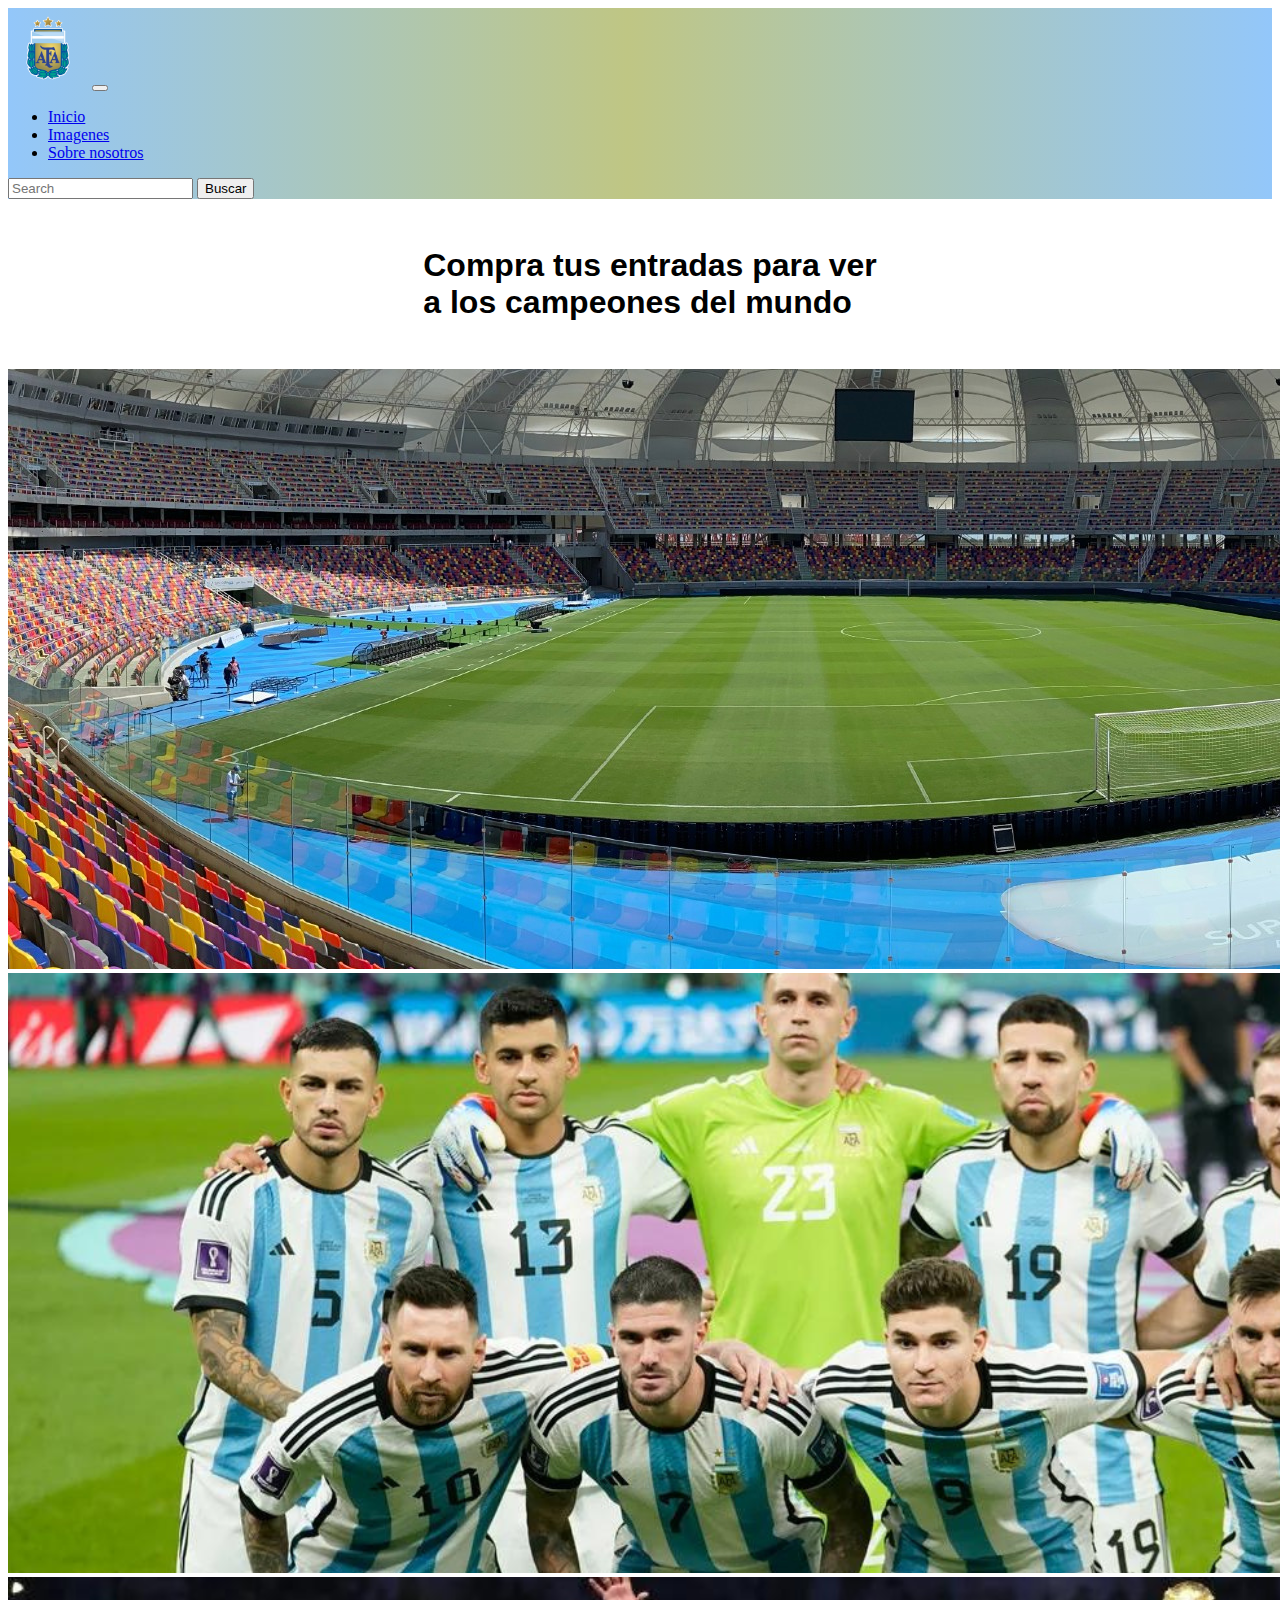
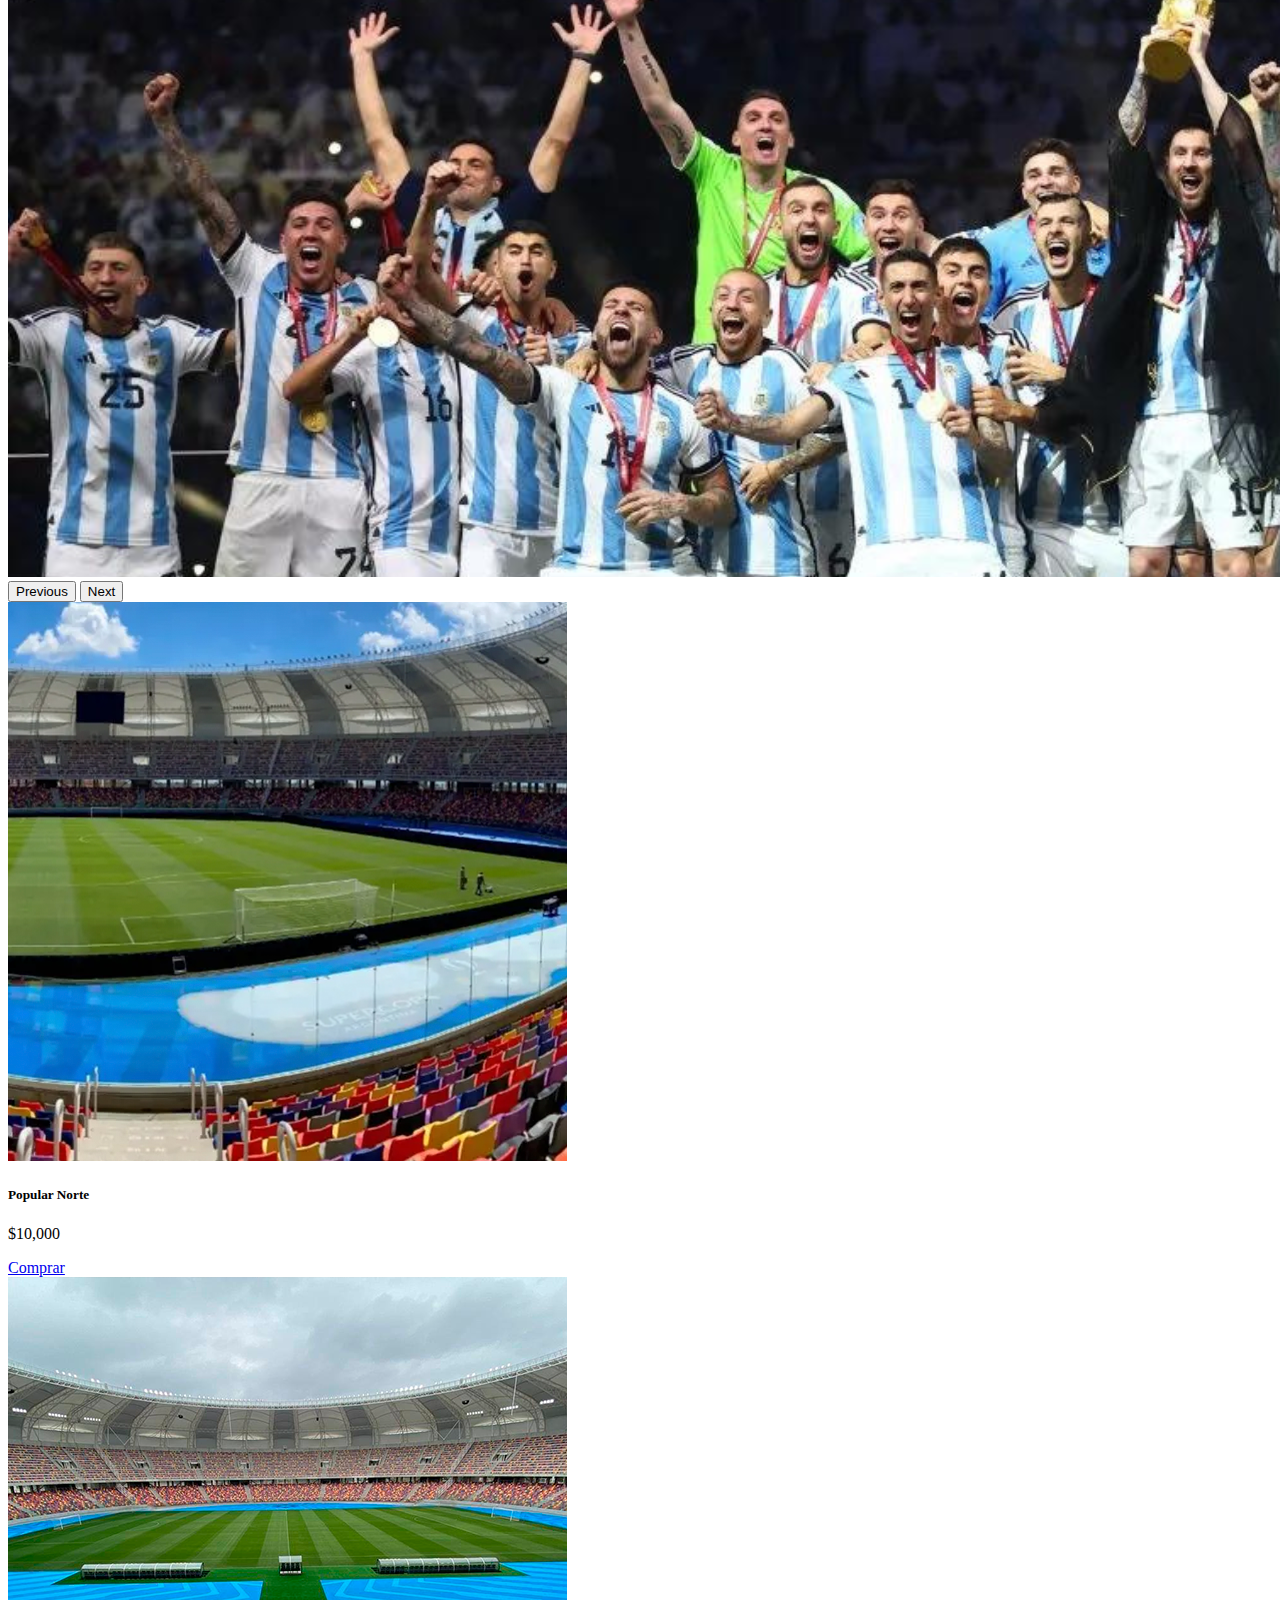
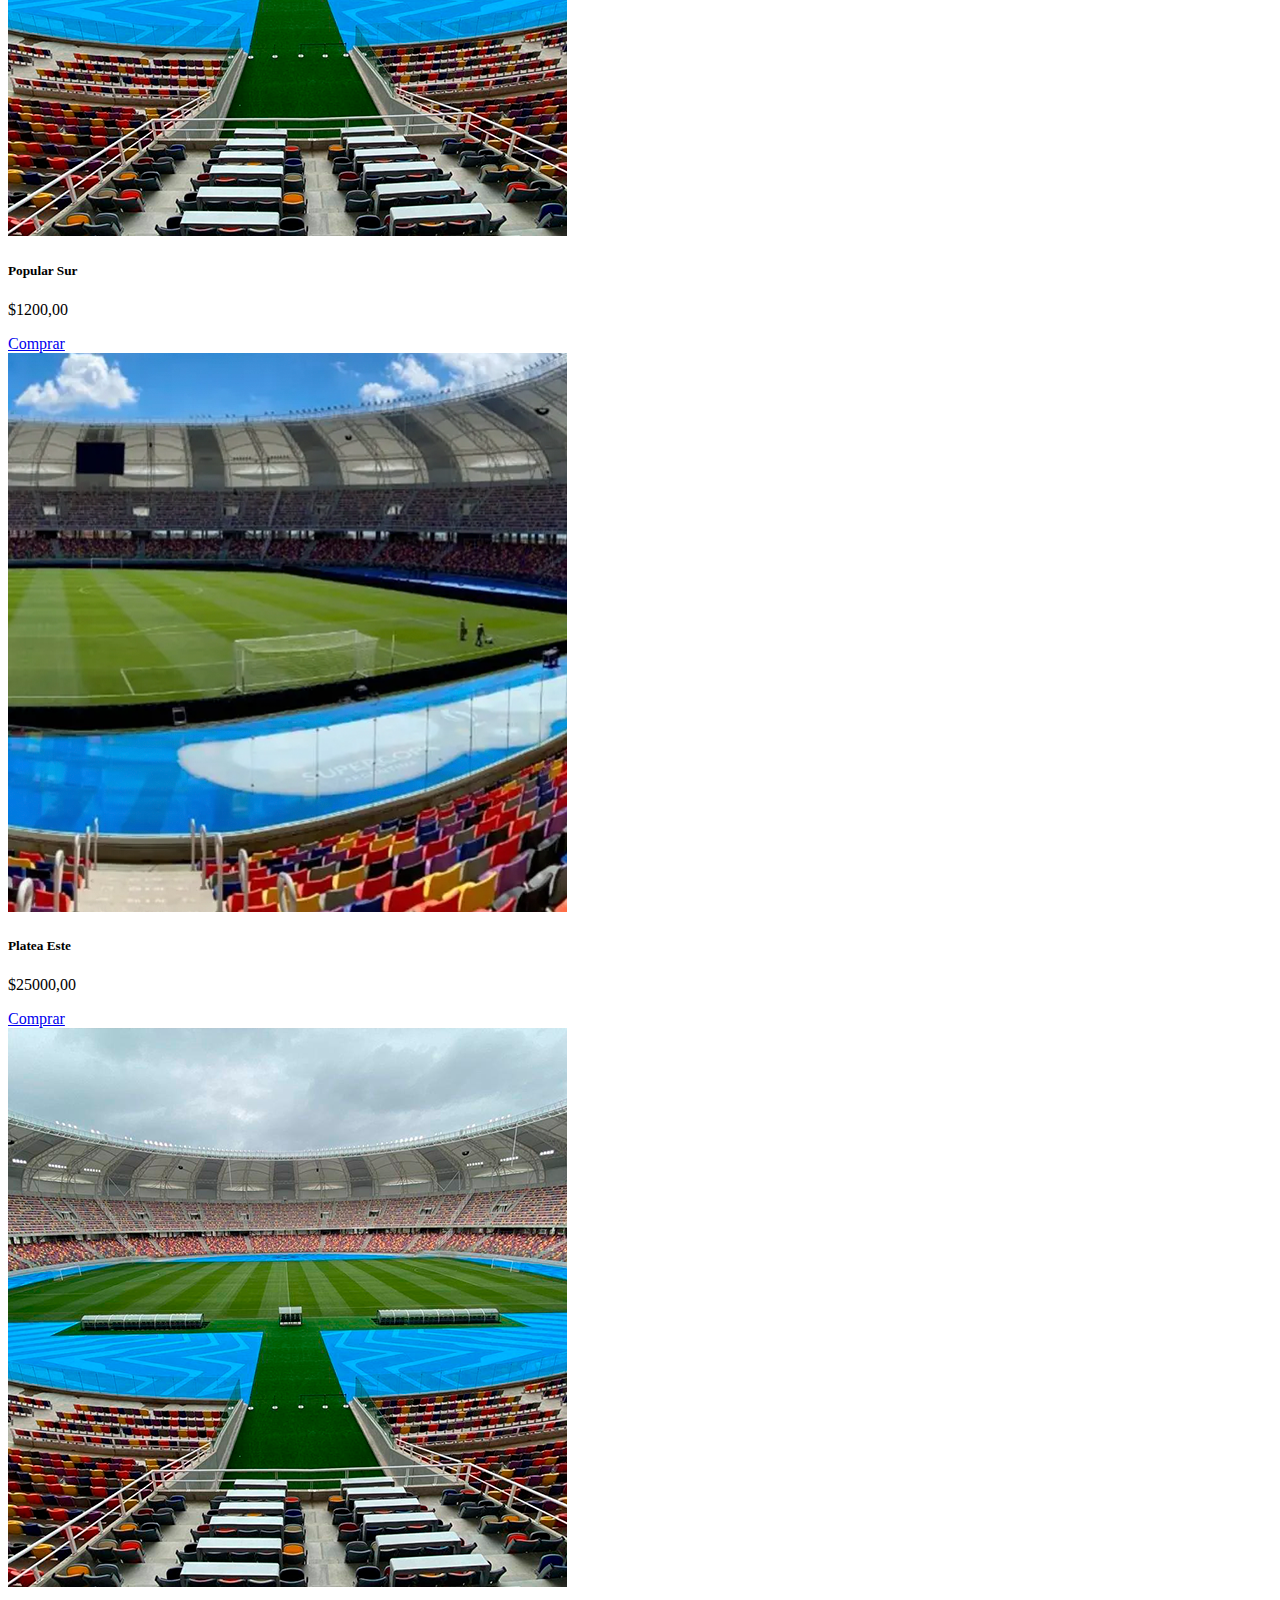
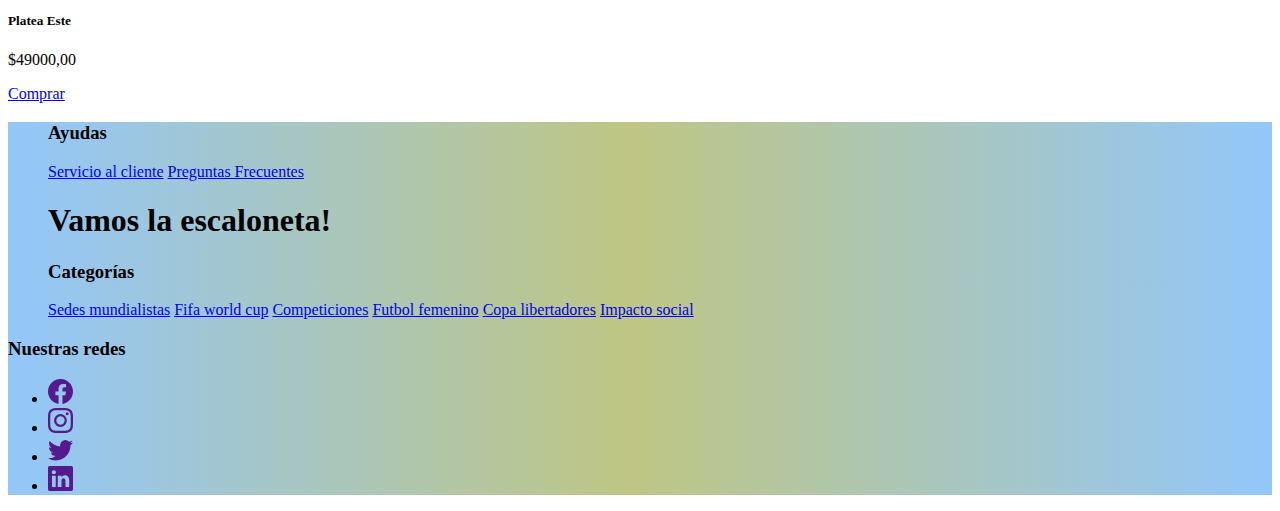
<file: index.html>
<!DOCTYPE html>
<html lang="en">
<head>
    <meta charset="UTF-8">
    <meta http-equiv="X-UA-Compatible" content="IE=edge">
    <meta name="viewport" content="width=device-width, initial-scale=1.0">
    <link rel="shortcut icon" href="../imagenes/logo afa.png" />
    <link rel="stylesheet" href="../css/index.css">
    <link rel="stylesheet" href="/css/navbar.css">
    <link rel="stylesheet" href="../css/footer.css">
    <link href="https://cdn.jsdelivr.net/npm/bootstrap@5.3.0-alpha1/dist/css/bootstrap.min.css" rel="stylesheet"
    integrity="sha384-GLhlTQ8iRABdZLl6O3oVMWSktQOp6b7In1Zl3/Jr59b6EGGoI1aFkw7cmDA6j6gD" crossorigin="anonymous">
    <title>Argentina - Curazao</title>
</head>
<body>

   <!-- Navbar -->

    <nav class="navbar navbar-expand-lg navegador ">
        <div class="container-fluid">
          <a class="navbar-brand" href="#"> <img src="/imagenes/logo afa.png" alt="Seleecion Argentina" class="logo"></a>
          <button class="navbar-toggler" type="button" data-bs-toggle="collapse" data-bs-target="#navbarSupportedContent" aria-controls="navbarSupportedContent" aria-expanded="false" aria-label="Toggle navigation">
            <span class="navbar-toggler-icon"></span>
          </button>
          <div class="collapse navbar-collapse" id="navbarSupportedContent">
            <ul class="navbar-nav me-auto mb-2 mb-lg-0">
              <li class="nav-item">
                <a class="nav-link active" aria-current="page" href="index.html">Inicio</a>
              </li>
                </a>             
              <li class="nav-item">
                <a class="nav-link active" aria-current="page" href="#">Imagenes</a>
              </li>
              <li class="nav-item">
                <a class="nav-link active" aria-current="page" href="../About.html">Sobre nosotros</a>
              </li>
            </ul>
            <form class="d-flex" role="search">
              <input class="form-control me-2" type="search" placeholder="Search" aria-label="Search">
              <button class="btn btn-outline-success" type="submit">Buscar</button>
            </form>
          </div>
        </div>
      </nav>


      
<!--Título -->

<div>
  <div class="container-fluid bg-info titulo">
      <h1>Compra tus entradas para ver <br> a los campeones del mundo</h1>
  </div>
</div>


      <!-- Carrousel -->

      <section>
    
        <div id="carouselExample" class="carousel slide">
          <div class="carousel-inner ">
            <div class="carousel-item active">
              <img src="/img/1.png" class="d-block w-100" alt="cancha" />
            </div>
            <div class="carousel-item">
              <img src="/img/2.png" class="d-block w-100" alt="Seleccion" />
            </div>
            <div class="carousel-item">
              <img src="/img/3.png" class="d-block w-100" alt="SeleccionCopa" />
            </div>
          </div>
          <button
            class="carousel-control-prev"
            type="button"
            data-bs-target="#carouselExample"
            data-bs-slide="prev"
          >
            <span class="carousel-control-prev-icon" aria-hidden="true"></span>
            <span class="visually-hidden">Previous</span>
          </button>
          <button
            class="carousel-control-next"
            type="button"
            data-bs-target="#carouselExample"
            data-bs-slide="next"
          >
            <span class="carousel-control-next-icon" aria-hidden="true"></span>
            <span class="visually-hidden">Next</span>
          </button>
        </div>
      </section>

       <!-- Cards -->
    
    <div class="container my-5">
        <header class="mb-4">
        </header>
        <div class="row">
          <div class="col-lg-3 col-md-6 col-sm-6 d-flex">
            <div class="card w-100 my-2">
              <img
                src="../imagenes/Tribuna_norte.png"
                class="card-img-top"
                alt=""
              />
              <div class="card-body d-flex flex-column categories-card">
                <h5 class="card-title">Popular Norte</h5>
                <p class="card-text">$10,000</p>
                <div class="d-flex align-items-end pt-3 px-0 pb-0 mt-auto">
                  <a href="#!" class="btn bg-info shadow-0 me-1">Comprar</a>  
                </div>
              </div>
            </div>
          </div>
  
          <div class="col-lg-3 col-md-6 col-sm-6 d-flex">
            <div class="card w-100 my-2 shadow-2-strong ">
              <img
                src="../imagenes/Tribuna_este.png"
                class="card-img-top"
                alt=""
              />
              <div class="card-body d-flex flex-column">
                <h5 class="card-title">Popular Sur</h5>
                <p class="card-text">$1200,00</p>
                <div class="d-flex px-0 pb-0 mt-auto">
                  <a
                    href="#!"
                    class="btn bg-info shadow-0 me-1"
                    >Comprar</a
                  >
                  
                </div>
              </div>
            </div>
          </div>
  
          <div class="col-lg-3 col-md-6 col-sm-6 d-flex">
            <div class="card w-100 my-2 shadow-2-strong">
              <img
                src="../imagenes/Tribuna_norte.png"
                class="card-img-top"
                alt=""
              />
              <div class="card-body d-flex flex-column">
                <h5 class="card-title">Platea Este</h5>
                <p class="card-text">$25000,00</p>
                <div class="d-flex align-items-end pt-3 px-0 pb-0 mt-auto">
                  <a href="#!" class="btn bg-info shadow-0 me-1"
                    >Comprar</a
                  >
                  
                </div>
              </div>
            </div>
          </div>
  
          <div class="col-lg-3 col-md-6 col-sm-6 d-flex">
            <div class="card w-100 my-2 shadow-2-strong">
              <img
                src="../imagenes/Tribuna_este.png"
                class="card-img-top"
                alt=""
              />
              <div class="card-body d-flex flex-column">
                <h5 class="card-title">Platea Este</h5>
                <p class="card-text">$49000,00</p>
                <div class="d-flex align-items-end pt-3 px-0 pb-0 mt-auto">
                  <a href="#!" class="btn bg-info shadow-0 me-1">Comprar</a>
                </div>
              </div>
            </div>
          </div>

          </div>
        </div>
      </div>






<!-- Footer -->

<footer class="footer">
        <div class="container-fluid">
          <div class="row g-0">
            <div class="col col-sm-6 col-md-6 col-lg p-0 border-0">
              <ul>
                <h3>Ayudas</h3>
                <a class="nav-link active footer-links" aria-current="page" href="../html/404.html">Servicio al cliente</a>
                <a class="nav-link active footer-links" aria-current="page" href="../html/404.html">Preguntas Frecuentes</a>
                <h1 class="mt-4">Vamos la escaloneta!</h1>
              </ul>
            </div>
            <div class="col col-sm-6 col-md-6 col-lg p-0 border-0">
                <ul>
                    <h3>Categorías</h3>
                    <a class="nav-link active footer-links" aria-current="page" href="../html/404.html">Sedes mundialistas</a>
                    <a class="nav-link active footer-links" aria-current="page" href="../html/404.html">Fifa world cup</a>
                    <a class="nav-link active footer-links" aria-current="page" href="../html/404.html">Competiciones</a>
                    <a class="nav-link active footer-links" aria-current="page" href="../html/404.html">Futbol femenino</a>
                    <a class="nav-link active footer-links" aria-current="page" href="../html/404.html">Copa libertadores</a>
                    <a class="nav-link active footer-links" aria-current="page" href="../html/404.html">Impacto social</a>
                  </ul>
            </div>
            <div class="col col-sm-6 col-md-6 col-lg p-0 column-redes border-0">
              <h3>Nuestras redes</h3>
              <ul>
                <li class="nav-item footer-links">
                  <a class="nav-link active" aria-current="page" href=><svg
                      xmlns="http://www.w3.org/2000/svg" width="25" height="25" fill="currentColor" class="bi bi-facebook"
                      viewBox="0 0 16 16">
                      <path
                        d="M16 8.049c0-4.446-3.582-8.05-8-8.05C3.58 0-.002 3.603-.002 8.05c0 4.017 2.926 7.347 6.75 7.951v-5.625h-2.03V8.05H6.75V6.275c0-2.017 1.195-3.131 3.022-3.131.876 0 1.791.157 1.791.157v1.98h-1.009c-.993 0-1.303.621-1.303 1.258v1.51h2.218l-.354 2.326H9.25V16c3.824-.604 6.75-3.934 6.75-7.951z" />
                    </svg></a>
                </li>
                <li class="nav-item footer-links mt-2">
                  <a class="nav-link active" aria-current="page" href=>
                    <svg xmlns="http://www.w3.org/2000/svg" width="25" height="25" fill="currentColor"
                      class="bi bi-instagram" viewBox="0 0 16 16">
                      <path
                        d="M8 0C5.829 0 5.556.01 4.703.048 3.85.088 3.269.222 2.76.42a3.917 3.917 0 0 0-1.417.923A3.927 3.927 0 0 0 .42 2.76C.222 3.268.087 3.85.048 4.7.01 5.555 0 5.827 0 8.001c0 2.172.01 2.444.048 3.297.04.852.174 1.433.372 1.942.205.526.478.972.923 1.417.444.445.89.719 1.416.923.51.198 1.09.333 1.942.372C5.555 15.99 5.827 16 8 16s2.444-.01 3.298-.048c.851-.04 1.434-.174 1.943-.372a3.916 3.916 0 0 0 1.416-.923c.445-.445.718-.891.923-1.417.197-.509.332-1.09.372-1.942C15.99 10.445 16 10.173 16 8s-.01-2.445-.048-3.299c-.04-.851-.175-1.433-.372-1.941a3.926 3.926 0 0 0-.923-1.417A3.911 3.911 0 0 0 13.24.42c-.51-.198-1.092-.333-1.943-.372C10.443.01 10.172 0 7.998 0h.003zm-.717 1.442h.718c2.136 0 2.389.007 3.232.046.78.035 1.204.166 1.486.275.373.145.64.319.92.599.28.28.453.546.598.92.11.281.24.705.275 1.485.039.843.047 1.096.047 3.231s-.008 2.389-.047 3.232c-.035.78-.166 1.203-.275 1.485a2.47 2.47 0 0 1-.599.919c-.28.28-.546.453-.92.598-.28.11-.704.24-1.485.276-.843.038-1.096.047-3.232.047s-2.39-.009-3.233-.047c-.78-.036-1.203-.166-1.485-.276a2.478 2.478 0 0 1-.92-.598 2.48 2.48 0 0 1-.6-.92c-.109-.281-.24-.705-.275-1.485-.038-.843-.046-1.096-.046-3.233 0-2.136.008-2.388.046-3.231.036-.78.166-1.204.276-1.486.145-.373.319-.64.599-.92.28-.28.546-.453.92-.598.282-.11.705-.24 1.485-.276.738-.034 1.024-.044 2.515-.045v.002zm4.988 1.328a.96.96 0 1 0 0 1.92.96.96 0 0 0 0-1.92zm-4.27 1.122a4.109 4.109 0 1 0 0 8.217 4.109 4.109 0 0 0 0-8.217zm0 1.441a2.667 2.667 0 1 1 0 5.334 2.667 2.667 0 0 1 0-5.334z" />
                    </svg></a>
                </li>
                <li class="nav-item footer-link  mt-2">
                  <a class="nav-link active" aria-current="page" href=>
                    <svg xmlns="http://www.w3.org/2000/svg" width="25" height="25" fill="currentColor" class="bi bi-twitter"
                      viewBox="0 0 16 16">
                      <path
                        d="M5.026 15c6.038 0 9.341-5.003 9.341-9.334 0-.14 0-.282-.006-.422A6.685 6.685 0 0 0 16 3.542a6.658 6.658 0 0 1-1.889.518 3.301 3.301 0 0 0 1.447-1.817 6.533 6.533 0 0 1-2.087.793A3.286 3.286 0 0 0 7.875 6.03a9.325 9.325 0 0 1-6.767-3.429 3.289 3.289 0 0 0 1.018 4.382A3.323 3.323 0 0 1 .64 6.575v.045a3.288 3.288 0 0 0 2.632 3.218 3.203 3.203 0 0 1-.865.115 3.23 3.23 0 0 1-.614-.057 3.283 3.283 0 0 0 3.067 2.277A6.588 6.588 0 0 1 .78 13.58a6.32 6.32 0 0 1-.78-.045A9.344 9.344 0 0 0 5.026 15z" />
                    </svg></a>
                </li>
                <li class="nav-item footer-links  mt-2">
                  <a class="nav-link active" aria-current="page"
                    href=>
                    <svg xmlns="http://www.w3.org/2000/svg" width="25" height="25" fill="currentColor"
                      class="bi bi-linkedin" viewBox="0 0 16 16">
                      <path
                        d="M0 1.146C0 .513.526 0 1.175 0h13.65C15.474 0 16 .513 16 1.146v13.708c0 .633-.526 1.146-1.175 1.146H1.175C.526 16 0 15.487 0 14.854V1.146zm4.943 12.248V6.169H2.542v7.225h2.401zm-1.2-8.212c.837 0 1.358-.554 1.358-1.248-.015-.709-.52-1.248-1.342-1.248-.822 0-1.359.54-1.359 1.248 0 .694.521 1.248 1.327 1.248h.016zm4.908 8.212V9.359c0-.216.016-.432.08-.586.173-.431.568-.878 1.232-.878.869 0 1.216.662 1.216 1.634v3.865h2.401V9.25c0-2.22-1.184-3.252-2.764-3.252-1.274 0-1.845.7-2.165 1.193v.025h-.016a5.54 5.54 0 0 1 .016-.025V6.169h-2.4c.03.678 0 7.225 0 7.225h2.4z" />
                    </svg></a>
                </li>
              </ul>
            </div>
          </div>
        </div>
        <div class="derechos">
         
        </div>
      </footer>



    

    
    <script src="https://cdn.jsdelivr.net/npm/bootstrap@5.3.0-alpha1/dist/js/bootstrap.bundle.min.js"
    integrity="sha384-w76AqPfDkMBDXo30jS1Sgez6pr3x5MlQ1ZAGC+nuZB+EYdgRZgiwxhTBTkF7CXvN"
    crossorigin="anonymous"></script>
</body>
</html>
</file>
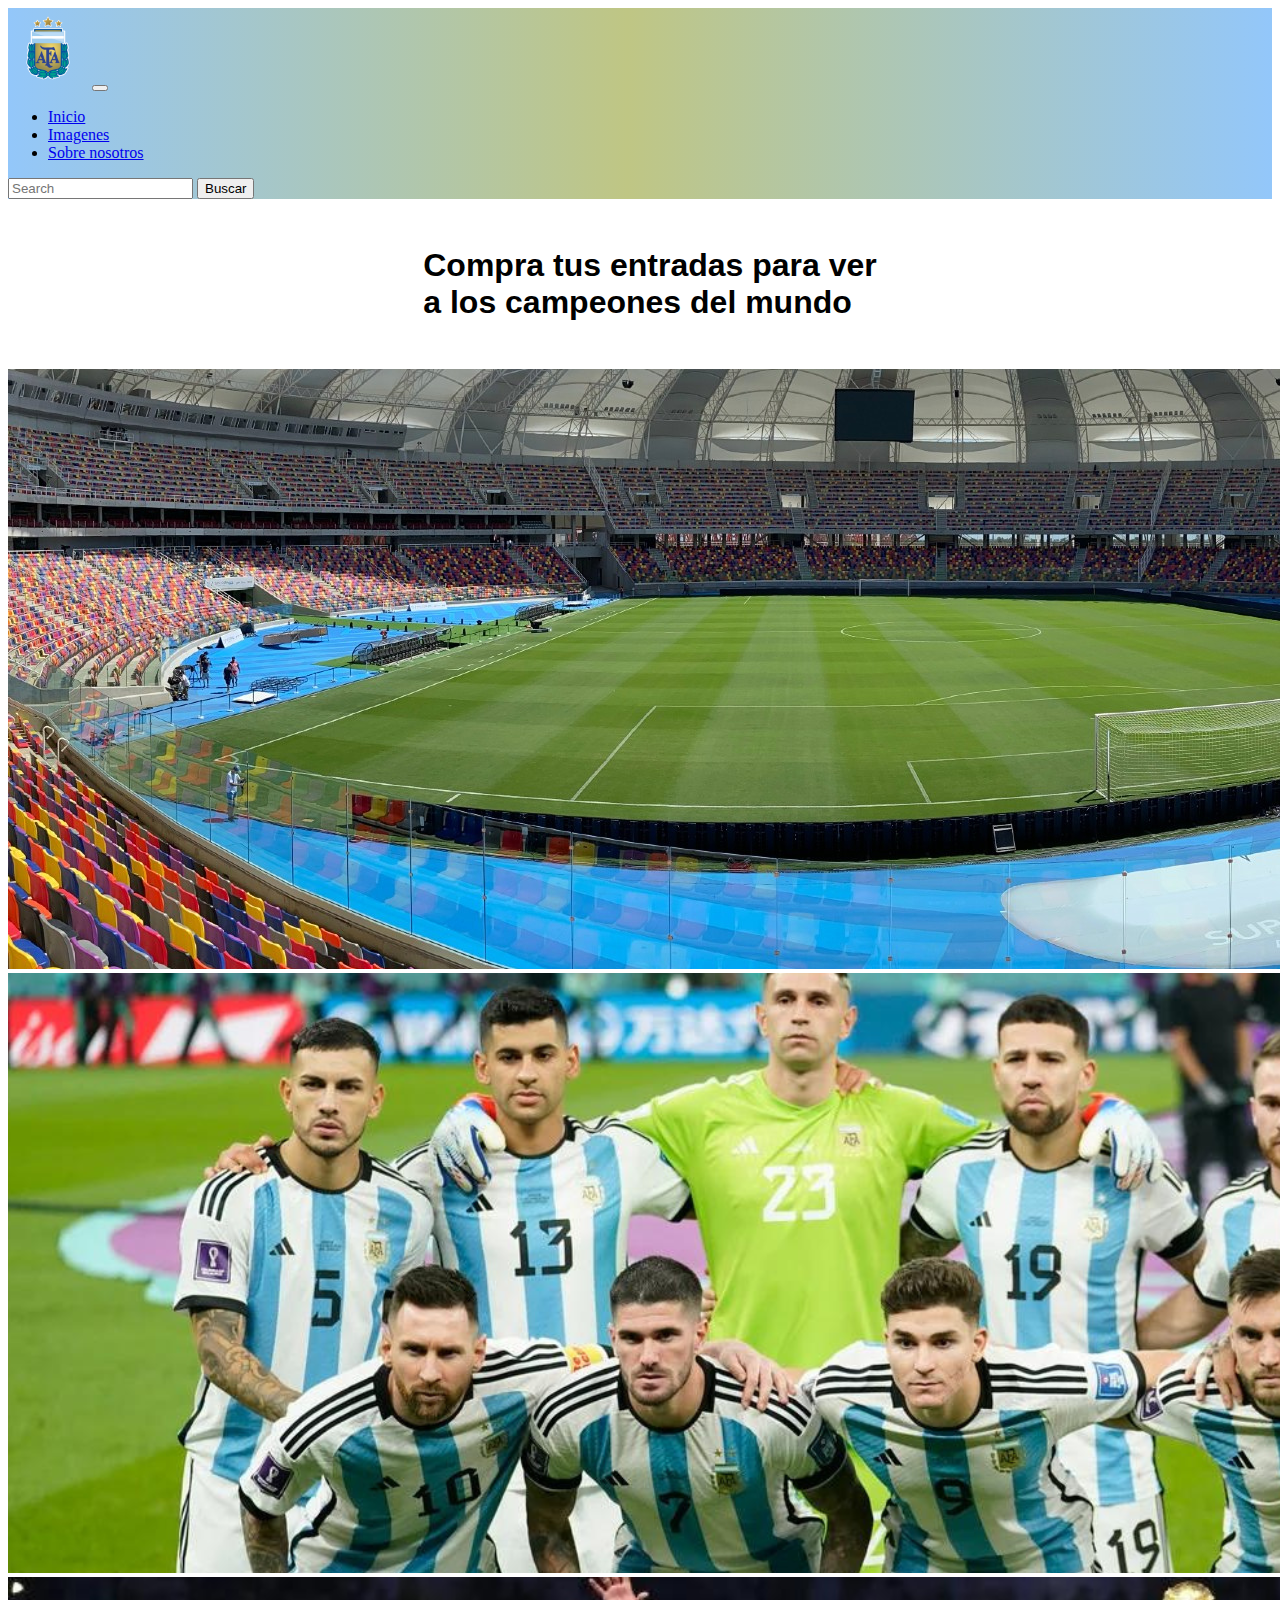
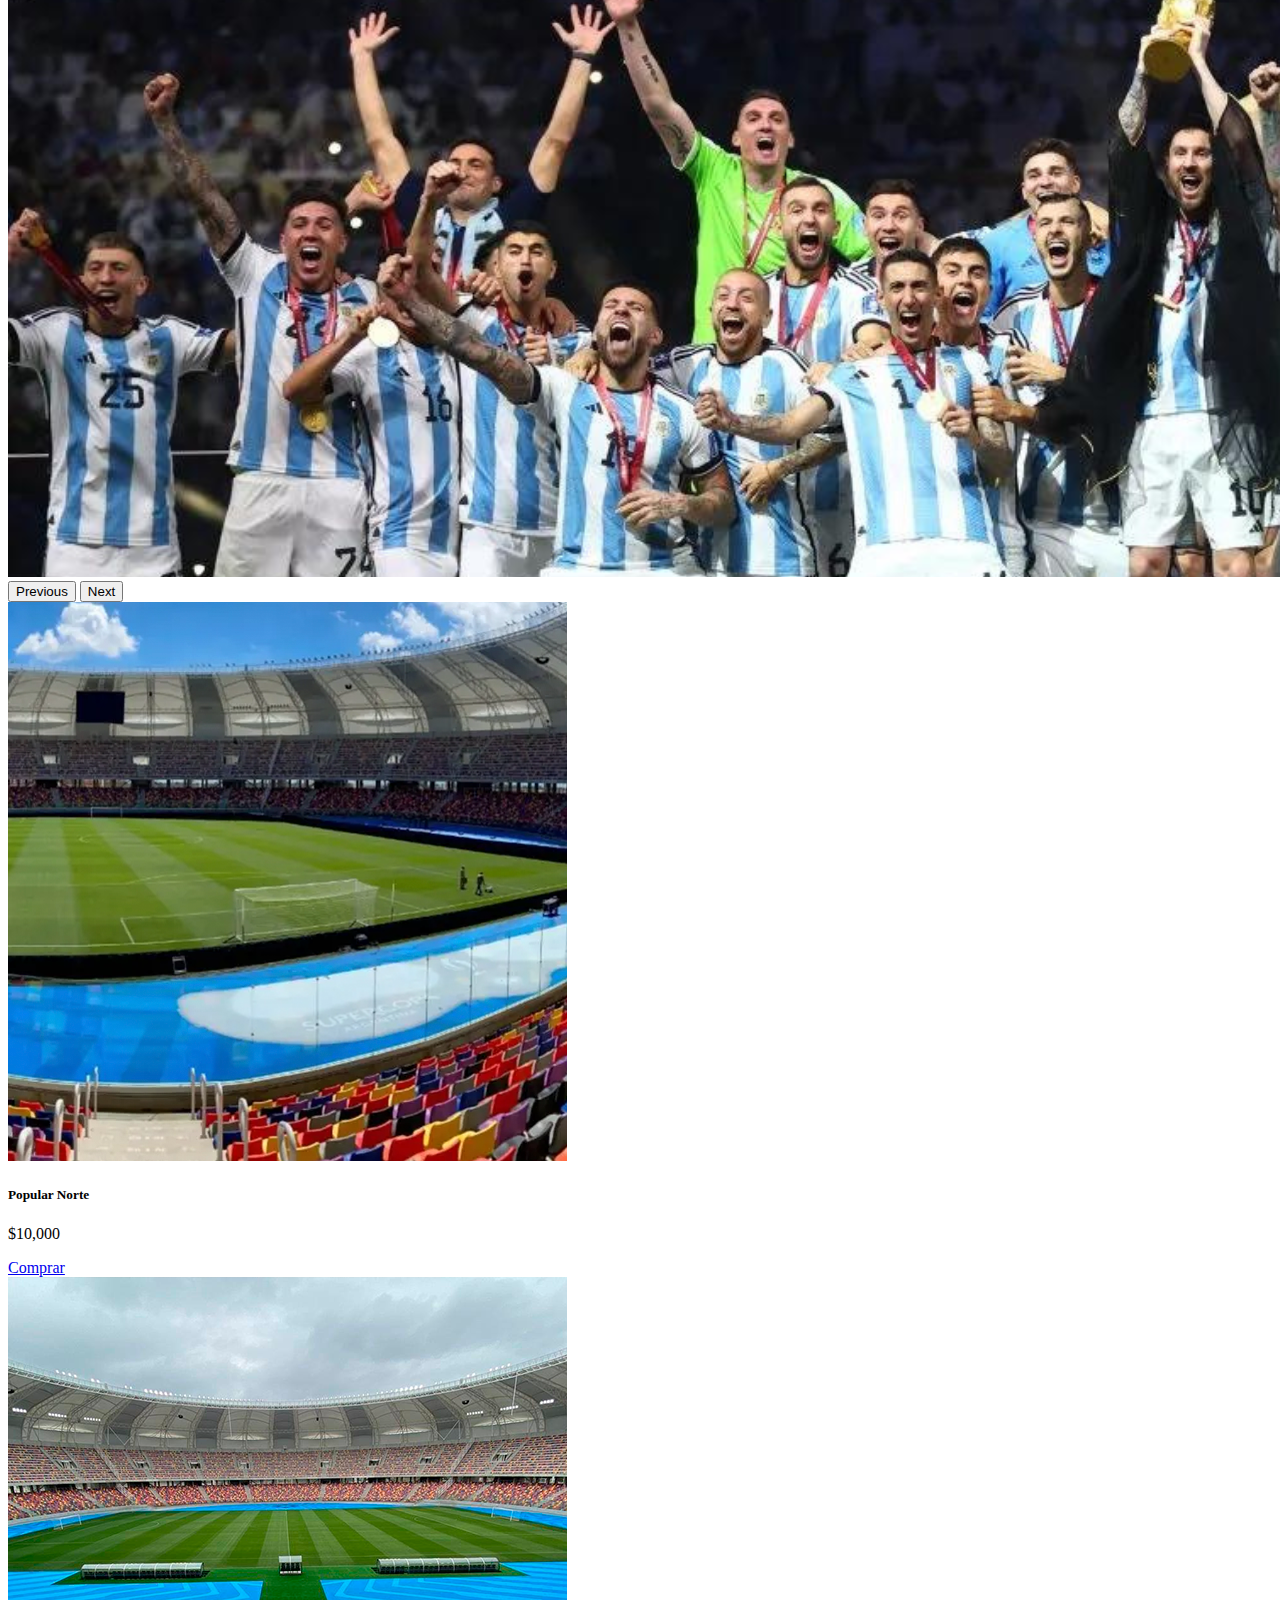
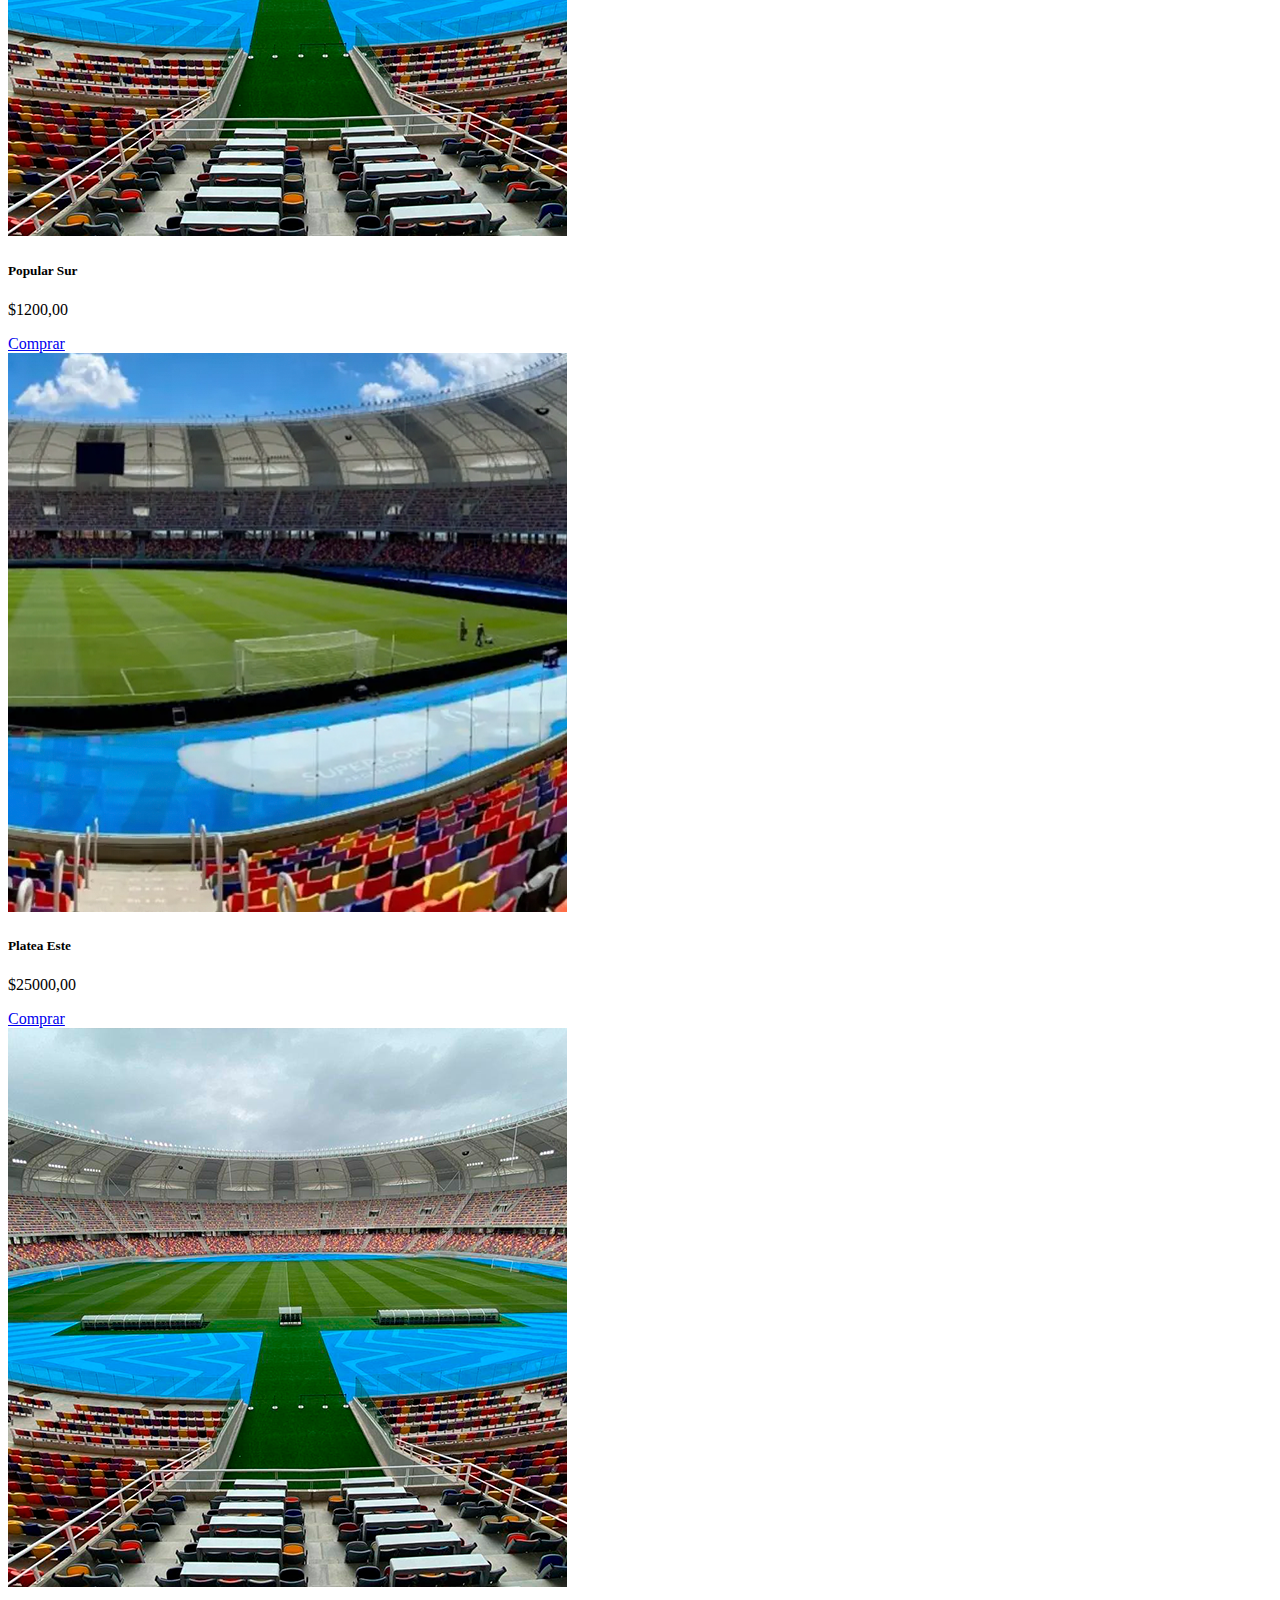
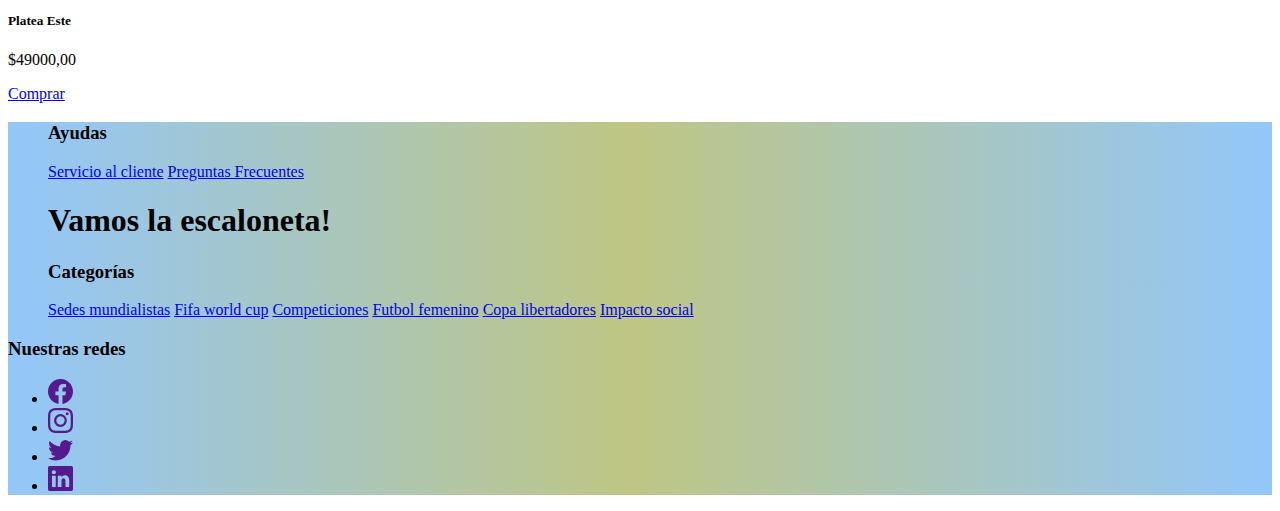
<file: html/index.html>
<!DOCTYPE html>
<html lang="en">
<head>
    <meta charset="UTF-8">
    <meta http-equiv="X-UA-Compatible" content="IE=edge">
    <meta name="viewport" content="width=device-width, initial-scale=1.0">
    <link rel="shortcut icon" href="../imagenes/logo afa.png" />
    <link rel="stylesheet" href="../css/index.css">
    <link rel="stylesheet" href="/css/navbar.css">
    <link rel="stylesheet" href="../css/footer.css">
    <link href="https://cdn.jsdelivr.net/npm/bootstrap@5.3.0-alpha1/dist/css/bootstrap.min.css" rel="stylesheet"
    integrity="sha384-GLhlTQ8iRABdZLl6O3oVMWSktQOp6b7In1Zl3/Jr59b6EGGoI1aFkw7cmDA6j6gD" crossorigin="anonymous">
    <title>Argentina - Curazao</title>
</head>
<body>

   <!-- Navbar -->

    <nav class="navbar navbar-expand-lg navegador ">
        <div class="container-fluid">
          <a class="navbar-brand" href="#"> <img src="/imagenes/logo afa.png" alt="Seleecion Argentina" class="logo"></a>
          <button class="navbar-toggler" type="button" data-bs-toggle="collapse" data-bs-target="#navbarSupportedContent" aria-controls="navbarSupportedContent" aria-expanded="false" aria-label="Toggle navigation">
            <span class="navbar-toggler-icon"></span>
          </button>
          <div class="collapse navbar-collapse" id="navbarSupportedContent">
            <ul class="navbar-nav me-auto mb-2 mb-lg-0">
              <li class="nav-item">
                <a class="nav-link active" aria-current="page" href="index.html">Inicio</a>
              </li>
                </a>             
              <li class="nav-item">
                <a class="nav-link active" aria-current="page" href="#">Imagenes</a>
              </li>
              <li class="nav-item">
                <a class="nav-link active" aria-current="page" href="../html/About.html">Sobre nosotros</a>
              </li>
            </ul>
            <form class="d-flex" role="search">
              <input class="form-control me-2" type="search" placeholder="Search" aria-label="Search">
              <button class="btn btn-outline-success" type="submit">Buscar</button>
            </form>
          </div>
        </div>
      </nav>


      
<!--Título -->

<div>
  <div class="container-fluid bg-info titulo">
      <h1>Compra tus entradas para ver <br> a los campeones del mundo</h1>
  </div>
</div>


      <!-- Carrousel -->

      <section>
    
        <div id="carouselExample" class="carousel slide">
          <div class="carousel-inner ">
            <div class="carousel-item active">
              <img src="/img/1.png" class="d-block w-100" alt="cancha" />
            </div>
            <div class="carousel-item">
              <img src="/img/2.png" class="d-block w-100" alt="Seleccion" />
            </div>
            <div class="carousel-item">
              <img src="/img/3.png" class="d-block w-100" alt="SeleccionCopa" />
            </div>
          </div>
          <button
            class="carousel-control-prev"
            type="button"
            data-bs-target="#carouselExample"
            data-bs-slide="prev"
          >
            <span class="carousel-control-prev-icon" aria-hidden="true"></span>
            <span class="visually-hidden">Previous</span>
          </button>
          <button
            class="carousel-control-next"
            type="button"
            data-bs-target="#carouselExample"
            data-bs-slide="next"
          >
            <span class="carousel-control-next-icon" aria-hidden="true"></span>
            <span class="visually-hidden">Next</span>
          </button>
        </div>
      </section>

       <!-- Cards -->
    
    <div class="container my-5">
        <header class="mb-4">
        </header>
        <div class="row">
          <div class="col-lg-3 col-md-6 col-sm-6 d-flex">
            <div class="card w-100 my-2">
              <img
                src="../imagenes/Tribuna_norte.png"
                class="card-img-top"
                alt=""
              />
              <div class="card-body d-flex flex-column categories-card">
                <h5 class="card-title">Popular Norte</h5>
                <p class="card-text">$10,000</p>
                <div class="d-flex align-items-end pt-3 px-0 pb-0 mt-auto">
                  <a href="#!" class="btn bg-info shadow-0 me-1">Comprar</a>  
                </div>
              </div>
            </div>
          </div>
  
          <div class="col-lg-3 col-md-6 col-sm-6 d-flex">
            <div class="card w-100 my-2 shadow-2-strong ">
              <img
                src="../imagenes/Tribuna_este.png"
                class="card-img-top"
                alt=""
              />
              <div class="card-body d-flex flex-column">
                <h5 class="card-title">Popular Sur</h5>
                <p class="card-text">$1200,00</p>
                <div class="d-flex px-0 pb-0 mt-auto">
                  <a
                    href="#!"
                    class="btn bg-info shadow-0 me-1"
                    >Comprar</a
                  >
                  
                </div>
              </div>
            </div>
          </div>
  
          <div class="col-lg-3 col-md-6 col-sm-6 d-flex">
            <div class="card w-100 my-2 shadow-2-strong">
              <img
                src="../imagenes/Tribuna_norte.png"
                class="card-img-top"
                alt=""
              />
              <div class="card-body d-flex flex-column">
                <h5 class="card-title">Platea Este</h5>
                <p class="card-text">$25000,00</p>
                <div class="d-flex align-items-end pt-3 px-0 pb-0 mt-auto">
                  <a href="#!" class="btn bg-info shadow-0 me-1"
                    >Comprar</a
                  >
                  
                </div>
              </div>
            </div>
          </div>
  
          <div class="col-lg-3 col-md-6 col-sm-6 d-flex">
            <div class="card w-100 my-2 shadow-2-strong">
              <img
                src="../imagenes/Tribuna_este.png"
                class="card-img-top"
                alt=""
              />
              <div class="card-body d-flex flex-column">
                <h5 class="card-title">Platea Este</h5>
                <p class="card-text">$49000,00</p>
                <div class="d-flex align-items-end pt-3 px-0 pb-0 mt-auto">
                  <a href="#!" class="btn bg-info shadow-0 me-1">Comprar</a>
                </div>
              </div>
            </div>
          </div>

          </div>
        </div>
      </div>






<!-- Footer -->

<footer class="footer">
        <div class="container-fluid">
          <div class="row g-0">
            <div class="col col-sm-6 col-md-6 col-lg p-0 border-0">
              <ul>
                <h3>Ayudas</h3>
                <a class="nav-link active footer-links" aria-current="page" href="../html/404.html">Servicio al cliente</a>
                <a class="nav-link active footer-links" aria-current="page" href="../html/404.html">Preguntas Frecuentes</a>
                <h1 class="mt-4">Vamos la escaloneta!</h1>
              </ul>
            </div>
            <div class="col col-sm-6 col-md-6 col-lg p-0 border-0">
                <ul>
                    <h3>Categorías</h3>
                    <a class="nav-link active footer-links" aria-current="page" href="../html/404.html">Sedes mundialistas</a>
                    <a class="nav-link active footer-links" aria-current="page" href="../html/404.html">Fifa world cup</a>
                    <a class="nav-link active footer-links" aria-current="page" href="../html/404.html">Competiciones</a>
                    <a class="nav-link active footer-links" aria-current="page" href="../html/404.html">Futbol femenino</a>
                    <a class="nav-link active footer-links" aria-current="page" href="../html/404.html">Copa libertadores</a>
                    <a class="nav-link active footer-links" aria-current="page" href="../html/404.html">Impacto social</a>
                  </ul>
            </div>
            <div class="col col-sm-6 col-md-6 col-lg p-0 column-redes border-0">
              <h3>Nuestras redes</h3>
              <ul>
                <li class="nav-item footer-links">
                  <a class="nav-link active" aria-current="page" href=><svg
                      xmlns="http://www.w3.org/2000/svg" width="25" height="25" fill="currentColor" class="bi bi-facebook"
                      viewBox="0 0 16 16">
                      <path
                        d="M16 8.049c0-4.446-3.582-8.05-8-8.05C3.58 0-.002 3.603-.002 8.05c0 4.017 2.926 7.347 6.75 7.951v-5.625h-2.03V8.05H6.75V6.275c0-2.017 1.195-3.131 3.022-3.131.876 0 1.791.157 1.791.157v1.98h-1.009c-.993 0-1.303.621-1.303 1.258v1.51h2.218l-.354 2.326H9.25V16c3.824-.604 6.75-3.934 6.75-7.951z" />
                    </svg></a>
                </li>
                <li class="nav-item footer-links mt-2">
                  <a class="nav-link active" aria-current="page" href=>
                    <svg xmlns="http://www.w3.org/2000/svg" width="25" height="25" fill="currentColor"
                      class="bi bi-instagram" viewBox="0 0 16 16">
                      <path
                        d="M8 0C5.829 0 5.556.01 4.703.048 3.85.088 3.269.222 2.76.42a3.917 3.917 0 0 0-1.417.923A3.927 3.927 0 0 0 .42 2.76C.222 3.268.087 3.85.048 4.7.01 5.555 0 5.827 0 8.001c0 2.172.01 2.444.048 3.297.04.852.174 1.433.372 1.942.205.526.478.972.923 1.417.444.445.89.719 1.416.923.51.198 1.09.333 1.942.372C5.555 15.99 5.827 16 8 16s2.444-.01 3.298-.048c.851-.04 1.434-.174 1.943-.372a3.916 3.916 0 0 0 1.416-.923c.445-.445.718-.891.923-1.417.197-.509.332-1.09.372-1.942C15.99 10.445 16 10.173 16 8s-.01-2.445-.048-3.299c-.04-.851-.175-1.433-.372-1.941a3.926 3.926 0 0 0-.923-1.417A3.911 3.911 0 0 0 13.24.42c-.51-.198-1.092-.333-1.943-.372C10.443.01 10.172 0 7.998 0h.003zm-.717 1.442h.718c2.136 0 2.389.007 3.232.046.78.035 1.204.166 1.486.275.373.145.64.319.92.599.28.28.453.546.598.92.11.281.24.705.275 1.485.039.843.047 1.096.047 3.231s-.008 2.389-.047 3.232c-.035.78-.166 1.203-.275 1.485a2.47 2.47 0 0 1-.599.919c-.28.28-.546.453-.92.598-.28.11-.704.24-1.485.276-.843.038-1.096.047-3.232.047s-2.39-.009-3.233-.047c-.78-.036-1.203-.166-1.485-.276a2.478 2.478 0 0 1-.92-.598 2.48 2.48 0 0 1-.6-.92c-.109-.281-.24-.705-.275-1.485-.038-.843-.046-1.096-.046-3.233 0-2.136.008-2.388.046-3.231.036-.78.166-1.204.276-1.486.145-.373.319-.64.599-.92.28-.28.546-.453.92-.598.282-.11.705-.24 1.485-.276.738-.034 1.024-.044 2.515-.045v.002zm4.988 1.328a.96.96 0 1 0 0 1.92.96.96 0 0 0 0-1.92zm-4.27 1.122a4.109 4.109 0 1 0 0 8.217 4.109 4.109 0 0 0 0-8.217zm0 1.441a2.667 2.667 0 1 1 0 5.334 2.667 2.667 0 0 1 0-5.334z" />
                    </svg></a>
                </li>
                <li class="nav-item footer-link  mt-2">
                  <a class="nav-link active" aria-current="page" href=>
                    <svg xmlns="http://www.w3.org/2000/svg" width="25" height="25" fill="currentColor" class="bi bi-twitter"
                      viewBox="0 0 16 16">
                      <path
                        d="M5.026 15c6.038 0 9.341-5.003 9.341-9.334 0-.14 0-.282-.006-.422A6.685 6.685 0 0 0 16 3.542a6.658 6.658 0 0 1-1.889.518 3.301 3.301 0 0 0 1.447-1.817 6.533 6.533 0 0 1-2.087.793A3.286 3.286 0 0 0 7.875 6.03a9.325 9.325 0 0 1-6.767-3.429 3.289 3.289 0 0 0 1.018 4.382A3.323 3.323 0 0 1 .64 6.575v.045a3.288 3.288 0 0 0 2.632 3.218 3.203 3.203 0 0 1-.865.115 3.23 3.23 0 0 1-.614-.057 3.283 3.283 0 0 0 3.067 2.277A6.588 6.588 0 0 1 .78 13.58a6.32 6.32 0 0 1-.78-.045A9.344 9.344 0 0 0 5.026 15z" />
                    </svg></a>
                </li>
                <li class="nav-item footer-links  mt-2">
                  <a class="nav-link active" aria-current="page"
                    href=>
                    <svg xmlns="http://www.w3.org/2000/svg" width="25" height="25" fill="currentColor"
                      class="bi bi-linkedin" viewBox="0 0 16 16">
                      <path
                        d="M0 1.146C0 .513.526 0 1.175 0h13.65C15.474 0 16 .513 16 1.146v13.708c0 .633-.526 1.146-1.175 1.146H1.175C.526 16 0 15.487 0 14.854V1.146zm4.943 12.248V6.169H2.542v7.225h2.401zm-1.2-8.212c.837 0 1.358-.554 1.358-1.248-.015-.709-.52-1.248-1.342-1.248-.822 0-1.359.54-1.359 1.248 0 .694.521 1.248 1.327 1.248h.016zm4.908 8.212V9.359c0-.216.016-.432.08-.586.173-.431.568-.878 1.232-.878.869 0 1.216.662 1.216 1.634v3.865h2.401V9.25c0-2.22-1.184-3.252-2.764-3.252-1.274 0-1.845.7-2.165 1.193v.025h-.016a5.54 5.54 0 0 1 .016-.025V6.169h-2.4c.03.678 0 7.225 0 7.225h2.4z" />
                    </svg></a>
                </li>
              </ul>
            </div>
          </div>
        </div>
        <div class="derechos">
         
        </div>
      </footer>



    

    
    <script src="https://cdn.jsdelivr.net/npm/bootstrap@5.3.0-alpha1/dist/js/bootstrap.bundle.min.js"
    integrity="sha384-w76AqPfDkMBDXo30jS1Sgez6pr3x5MlQ1ZAGC+nuZB+EYdgRZgiwxhTBTkF7CXvN"
    crossorigin="anonymous"></script>
</body>
</html>
</file>
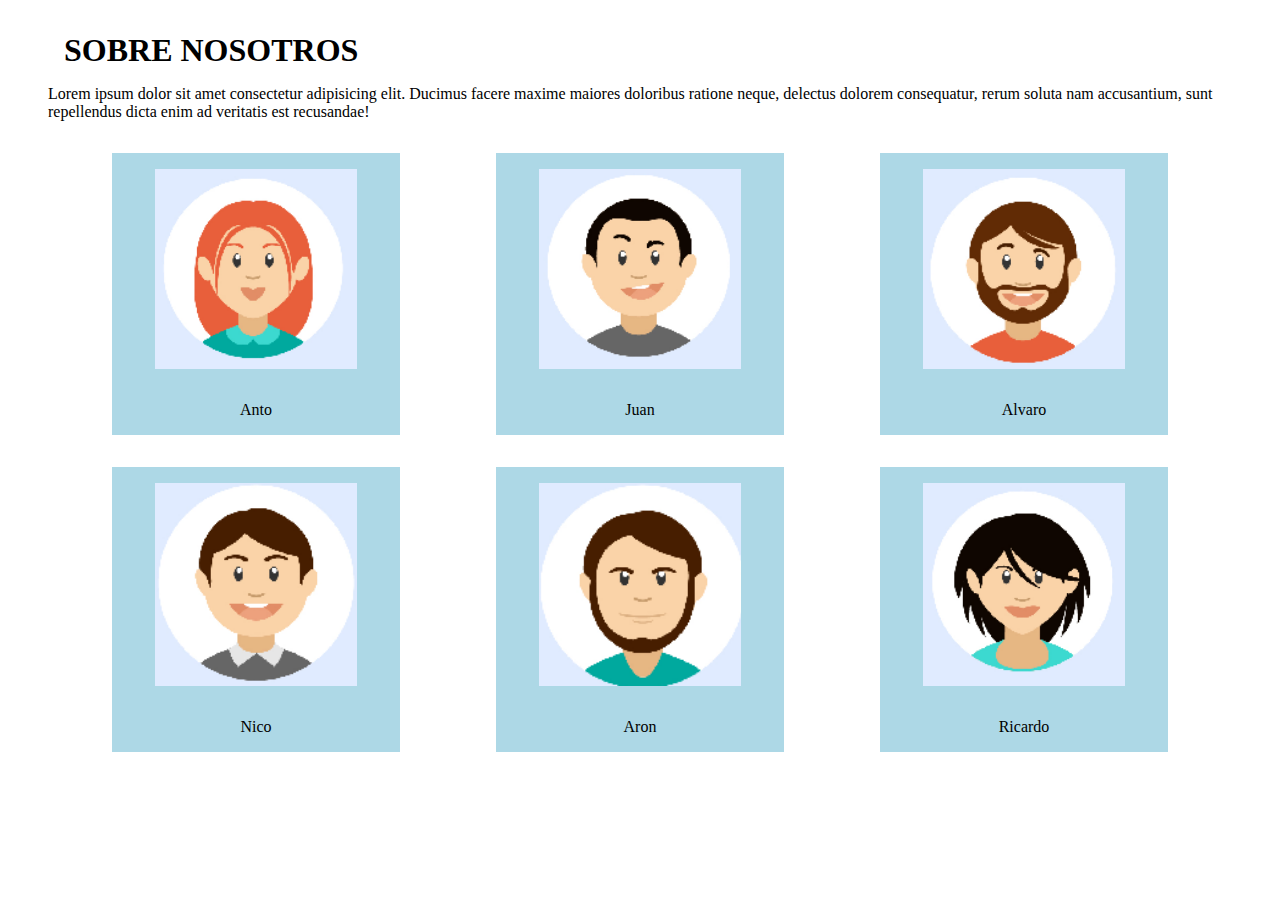
<file: About.html>
<!DOCTYPE html>
<html lang="en">
  <head>
    <meta charset="UTF-8" />
    <meta http-equiv="X-UA-Compatible" content="IE=edge" />
    <meta name="viewport" content="width=device-width, initial-scale=1.0" />
    <link rel="stylesheet" href="../css/navbar.css">
    <link rel="stylesheet" href="../css/footer.css">
    <title>Sobre nosotros</title>
    <link
      href="https://cdn.jsdelivr.net/npm/bootstrap@5.3.0-alpha1/dist/css/bootstrap.min.css"
      rel="stylesheet"
      integrity="sha384-GLhlTQ8iRABdZLl6O3oVMWSktQOp6b7In1Zl3/Jr59b6EGGoI1aFkw7cmDA6j6gD"
      crossorigin="anonymous"
    />
    <link rel="stylesheet" href="../css/EstiloAbout.css" />
  </head>
  <body>

  

    <nav>
      <h1>SOBRE NOSOTROS</h1>
      Lorem ipsum dolor sit amet consectetur adipisicing elit. Ducimus facere
      maxime maiores doloribus ratione neque, delectus dolorem consequatur,
      rerum soluta nam accusantium, sunt repellendus dicta enim ad veritatis est
      recusandae!
    </nav>

    <main>
      <section class="contenedor">
        <div class="img">
          <img src="../imagenes/1.png" alt="">
          <div class="nonbre"> Anto</div>
        </div>
        <div class="img">
          <img src="../imagenes/2.png" alt="">
          <div class="nonbre">Juan</div>
        </div>
        <div class="img">
          <img src="../imagenes/3.png" alt="">
          <div class="nonbre">Alvaro</div>
        </div>
        <div class="img">
          <img src="../imagenes/4.png" alt="">
          <div class="nonbre">Nico</div>
        </div>
        <div class="img">
          <img src="../imagenes/5.png" alt="">
          <div class="nonbre">Aron</div>
        </div>
        <div class="img">
          <img src="../imagenes/6.png" alt="">
          <div class="nonbre">Ricardo</div>
        </div>
      </section>
    </main>

    <footer></footer>
  </body>
</html>
</file>
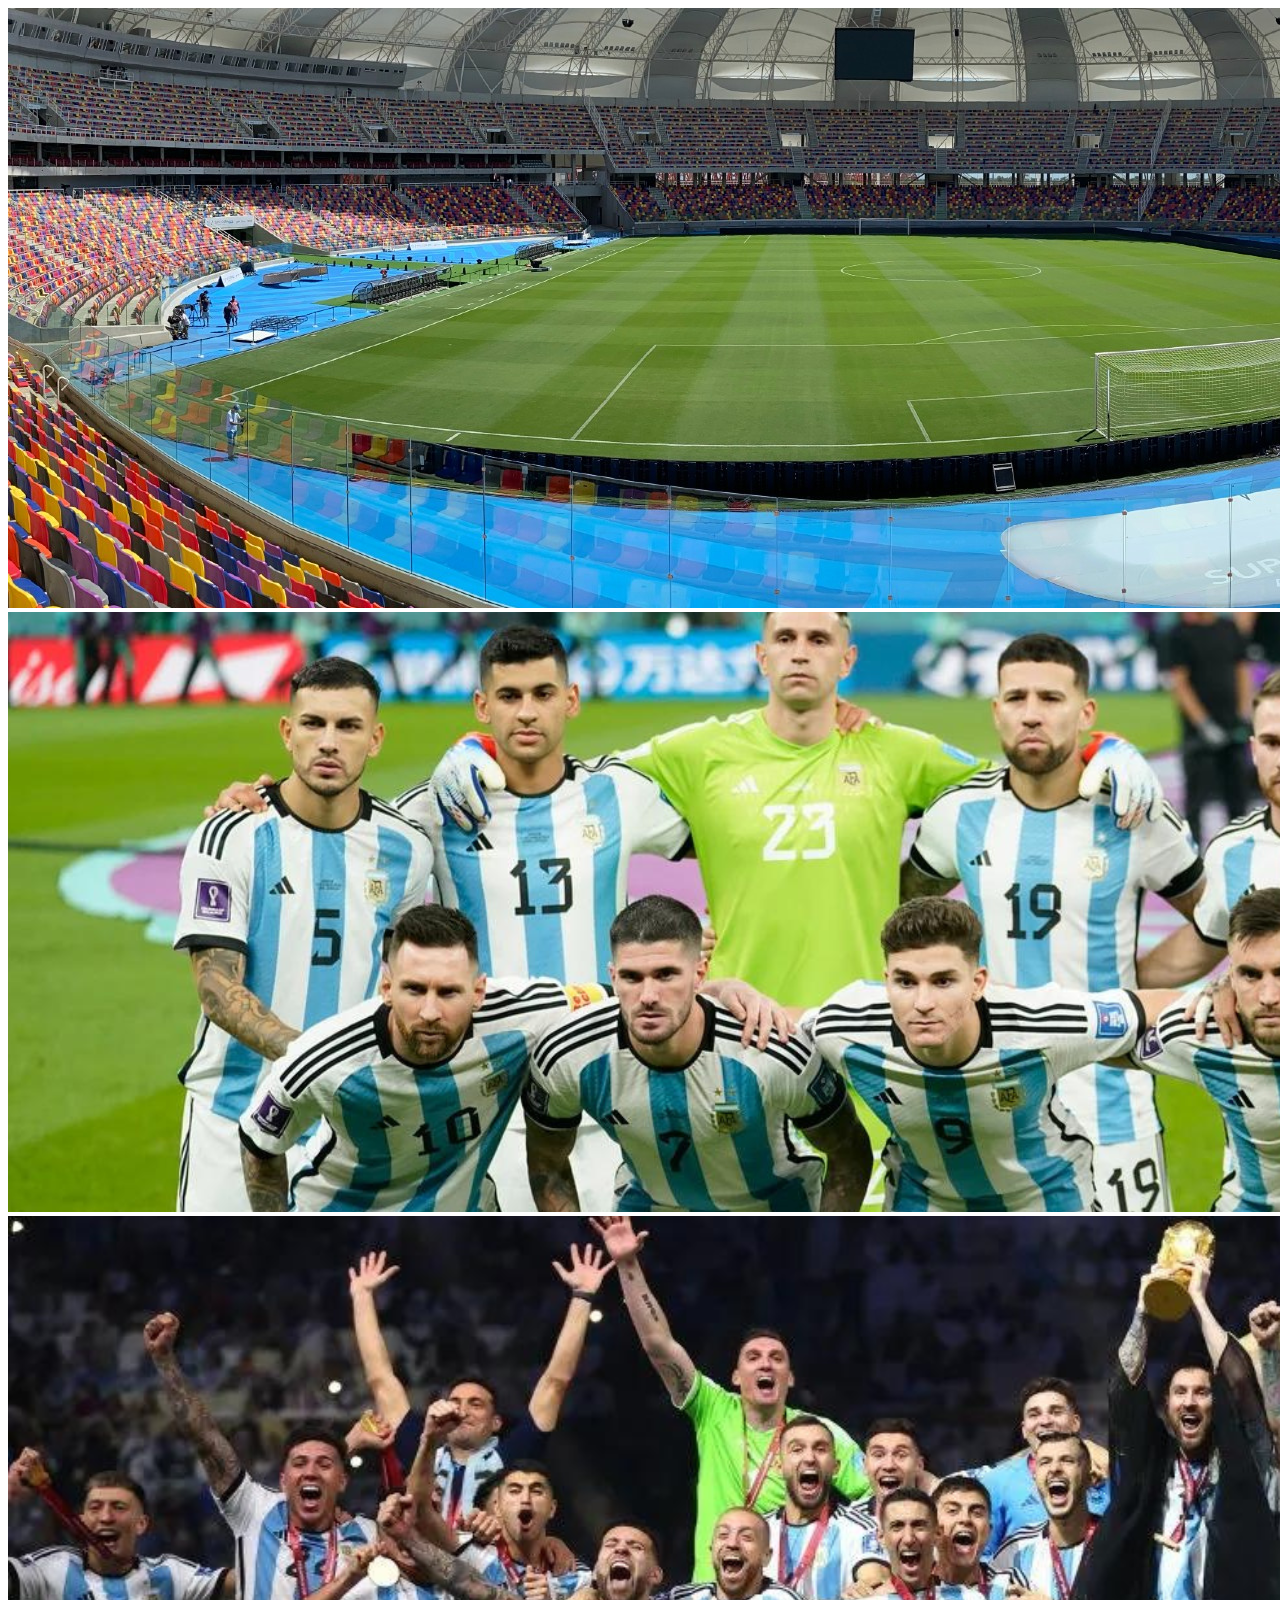
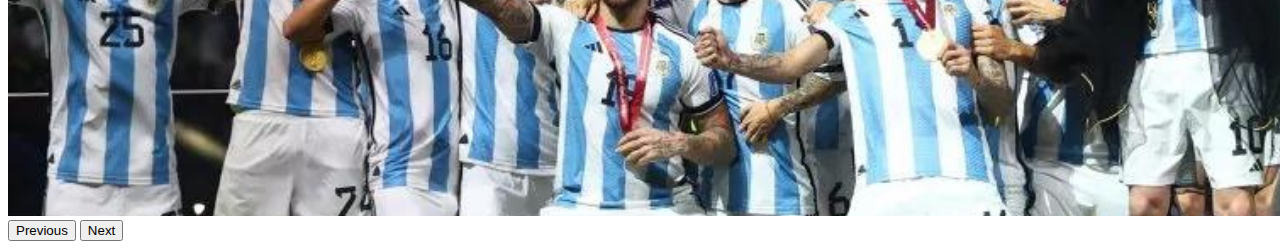
<file: carrusel.html>
<!DOCTYPE html>
<html lang="en">
  <head>
    <meta charset="UTF-8" />
    <meta http-equiv="X-UA-Compatible" content="IE=edge" />
    <meta name="viewport" content="width=device-width, initial-scale=1.0" />
    <link
      href="https://cdn.jsdelivr.net/npm/bootstrap@5.3.0-alpha1/dist/css/bootstrap.min.css"
      rel="stylesheet"
      integrity="sha384-GLhlTQ8iRABdZLl6O3oVMWSktQOp6b7In1Zl3/Jr59b6EGGoI1aFkw7cmDA6j6gD"
      crossorigin="anonymous"
    />
    <title>Document</title>
  </head>
  <body>
    <section>
    
      <div id="carouselExample" class="carousel slide">
        <div class="carousel-inner">
          <div class="carousel-item active">
            <img src="/img/1.png" class="d-block w-100" alt="cancha" />
          </div>
          <div class="carousel-item">
            <img src="/img/2.png" class="d-block w-100" alt="Seleccion" />
          </div>
          <div class="carousel-item">
            <img src="/img/3.png" class="d-block w-100" alt="SeleccionCopa" />
          </div>
        </div>
        <button
          class="carousel-control-prev"
          type="button"
          data-bs-target="#carouselExample"
          data-bs-slide="prev"
        >
          <span class="carousel-control-prev-icon" aria-hidden="true"></span>
          <span class="visually-hidden">Previous</span>
        </button>
        <button
          class="carousel-control-next"
          type="button"
          data-bs-target="#carouselExample"
          data-bs-slide="next"
        >
          <span class="carousel-control-next-icon" aria-hidden="true"></span>
          <span class="visually-hidden">Next</span>
        </button>
      </div>
    </section>
    <script
      src="https://cdn.jsdelivr.net/npm/bootstrap@5.3.0-alpha1/dist/js/bootstrap.bundle.min.js"
      integrity="sha384-w76AqPfDkMBDXo30jS1Sgez6pr3x5MlQ1ZAGC+nuZB+EYdgRZgiwxhTBTkF7CXvN"
      crossorigin="anonymous"
    ></script>
  </body>
</html>
</file>
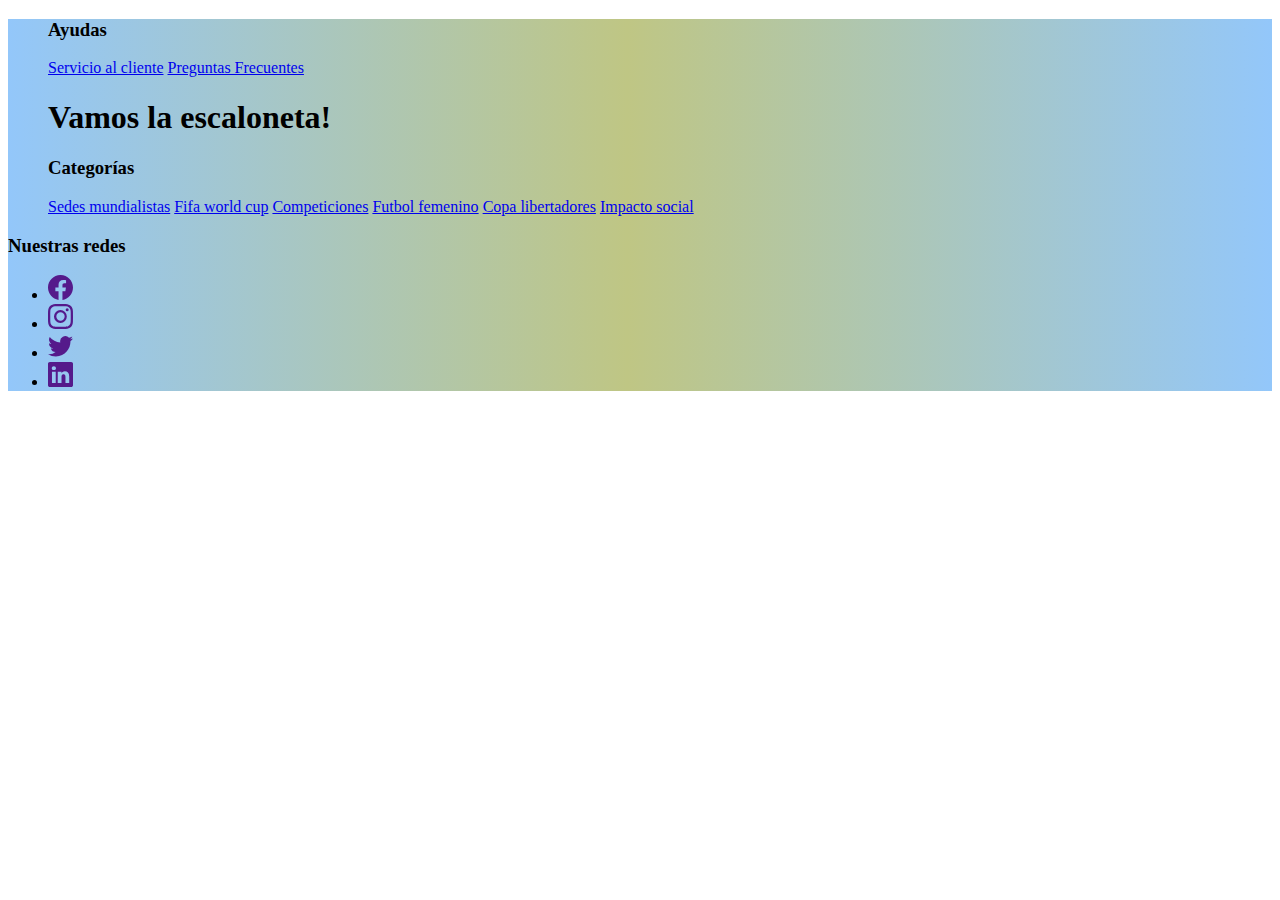
<file: footer.html>
<!DOCTYPE html>
<html lang="en">
  <head>
    <meta charset="UTF-8" />
    <meta http-equiv="X-UA-Compatible" content="IE=edge" />
    <meta name="viewport" content="width=device-width, initial-scale=1.0" />
    <link rel="stylesheet" href="../css/footer.css">
    <title>Footer</title>
    <link
      href="https://cdn.jsdelivr.net/npm/bootstrap@5.3.0-alpha1/dist/css/bootstrap.min.css"
      rel="stylesheet"
      integrity="sha384-GLhlTQ8iRABdZLl6O3oVMWSktQOp6b7In1Zl3/Jr59b6EGGoI1aFkw7cmDA6j6gD"
      crossorigin="anonymous"
    />
  </head>
  <body>
    <footer class="footer">
        <div class="container-fluid">
          <div class="row g-0">
            <div class="col col-sm-6 col-md-6 col-lg p-0 border-0">
              <ul>
                <h3>Ayudas</h3>
                <a class="nav-link active footer-links" aria-current="page" href="../html/404.html">Servicio al cliente</a>
                <a class="nav-link active footer-links" aria-current="page" href="../html/404.html">Preguntas Frecuentes</a>
                <h1 class="mt-4">Vamos la escaloneta!</h1>
              </ul>
            </div>
            <div class="col col-sm-6 col-md-6 col-lg p-0 border-0">
                <ul>
                    <h3>Categorías</h3>
                    <a class="nav-link active footer-links" aria-current="page" href="../html/404.html">Sedes mundialistas</a>
                    <a class="nav-link active footer-links" aria-current="page" href="../html/404.html">Fifa world cup</a>
                    <a class="nav-link active footer-links" aria-current="page" href="../html/404.html">Competiciones</a>
                    <a class="nav-link active footer-links" aria-current="page" href="../html/404.html">Futbol femenino</a>
                    <a class="nav-link active footer-links" aria-current="page" href="../html/404.html">Copa libertadores</a>
                    <a class="nav-link active footer-links" aria-current="page" href="../html/404.html">Impacto social</a>
                  </ul>
            </div>
            <div class="col col-sm-6 col-md-6 col-lg p-0 column-redes border-0">
              <h3>Nuestras redes</h3>
              <ul>
                <li class="nav-item footer-links">
                  <a class="nav-link active" aria-current="page" href=><svg
                      xmlns="http://www.w3.org/2000/svg" width="25" height="25" fill="currentColor" class="bi bi-facebook"
                      viewBox="0 0 16 16">
                      <path
                        d="M16 8.049c0-4.446-3.582-8.05-8-8.05C3.58 0-.002 3.603-.002 8.05c0 4.017 2.926 7.347 6.75 7.951v-5.625h-2.03V8.05H6.75V6.275c0-2.017 1.195-3.131 3.022-3.131.876 0 1.791.157 1.791.157v1.98h-1.009c-.993 0-1.303.621-1.303 1.258v1.51h2.218l-.354 2.326H9.25V16c3.824-.604 6.75-3.934 6.75-7.951z" />
                    </svg></a>
                </li>
                <li class="nav-item footer-links mt-2">
                  <a class="nav-link active" aria-current="page" href=>
                    <svg xmlns="http://www.w3.org/2000/svg" width="25" height="25" fill="currentColor"
                      class="bi bi-instagram" viewBox="0 0 16 16">
                      <path
                        d="M8 0C5.829 0 5.556.01 4.703.048 3.85.088 3.269.222 2.76.42a3.917 3.917 0 0 0-1.417.923A3.927 3.927 0 0 0 .42 2.76C.222 3.268.087 3.85.048 4.7.01 5.555 0 5.827 0 8.001c0 2.172.01 2.444.048 3.297.04.852.174 1.433.372 1.942.205.526.478.972.923 1.417.444.445.89.719 1.416.923.51.198 1.09.333 1.942.372C5.555 15.99 5.827 16 8 16s2.444-.01 3.298-.048c.851-.04 1.434-.174 1.943-.372a3.916 3.916 0 0 0 1.416-.923c.445-.445.718-.891.923-1.417.197-.509.332-1.09.372-1.942C15.99 10.445 16 10.173 16 8s-.01-2.445-.048-3.299c-.04-.851-.175-1.433-.372-1.941a3.926 3.926 0 0 0-.923-1.417A3.911 3.911 0 0 0 13.24.42c-.51-.198-1.092-.333-1.943-.372C10.443.01 10.172 0 7.998 0h.003zm-.717 1.442h.718c2.136 0 2.389.007 3.232.046.78.035 1.204.166 1.486.275.373.145.64.319.92.599.28.28.453.546.598.92.11.281.24.705.275 1.485.039.843.047 1.096.047 3.231s-.008 2.389-.047 3.232c-.035.78-.166 1.203-.275 1.485a2.47 2.47 0 0 1-.599.919c-.28.28-.546.453-.92.598-.28.11-.704.24-1.485.276-.843.038-1.096.047-3.232.047s-2.39-.009-3.233-.047c-.78-.036-1.203-.166-1.485-.276a2.478 2.478 0 0 1-.92-.598 2.48 2.48 0 0 1-.6-.92c-.109-.281-.24-.705-.275-1.485-.038-.843-.046-1.096-.046-3.233 0-2.136.008-2.388.046-3.231.036-.78.166-1.204.276-1.486.145-.373.319-.64.599-.92.28-.28.546-.453.92-.598.282-.11.705-.24 1.485-.276.738-.034 1.024-.044 2.515-.045v.002zm4.988 1.328a.96.96 0 1 0 0 1.92.96.96 0 0 0 0-1.92zm-4.27 1.122a4.109 4.109 0 1 0 0 8.217 4.109 4.109 0 0 0 0-8.217zm0 1.441a2.667 2.667 0 1 1 0 5.334 2.667 2.667 0 0 1 0-5.334z" />
                    </svg></a>
                </li>
                <li class="nav-item footer-link  mt-2">
                  <a class="nav-link active" aria-current="page" href=>
                    <svg xmlns="http://www.w3.org/2000/svg" width="25" height="25" fill="currentColor" class="bi bi-twitter"
                      viewBox="0 0 16 16">
                      <path
                        d="M5.026 15c6.038 0 9.341-5.003 9.341-9.334 0-.14 0-.282-.006-.422A6.685 6.685 0 0 0 16 3.542a6.658 6.658 0 0 1-1.889.518 3.301 3.301 0 0 0 1.447-1.817 6.533 6.533 0 0 1-2.087.793A3.286 3.286 0 0 0 7.875 6.03a9.325 9.325 0 0 1-6.767-3.429 3.289 3.289 0 0 0 1.018 4.382A3.323 3.323 0 0 1 .64 6.575v.045a3.288 3.288 0 0 0 2.632 3.218 3.203 3.203 0 0 1-.865.115 3.23 3.23 0 0 1-.614-.057 3.283 3.283 0 0 0 3.067 2.277A6.588 6.588 0 0 1 .78 13.58a6.32 6.32 0 0 1-.78-.045A9.344 9.344 0 0 0 5.026 15z" />
                    </svg></a>
                </li>
                <li class="nav-item footer-links  mt-2">
                  <a class="nav-link active" aria-current="page"
                    href=>
                    <svg xmlns="http://www.w3.org/2000/svg" width="25" height="25" fill="currentColor"
                      class="bi bi-linkedin" viewBox="0 0 16 16">
                      <path
                        d="M0 1.146C0 .513.526 0 1.175 0h13.65C15.474 0 16 .513 16 1.146v13.708c0 .633-.526 1.146-1.175 1.146H1.175C.526 16 0 15.487 0 14.854V1.146zm4.943 12.248V6.169H2.542v7.225h2.401zm-1.2-8.212c.837 0 1.358-.554 1.358-1.248-.015-.709-.52-1.248-1.342-1.248-.822 0-1.359.54-1.359 1.248 0 .694.521 1.248 1.327 1.248h.016zm4.908 8.212V9.359c0-.216.016-.432.08-.586.173-.431.568-.878 1.232-.878.869 0 1.216.662 1.216 1.634v3.865h2.401V9.25c0-2.22-1.184-3.252-2.764-3.252-1.274 0-1.845.7-2.165 1.193v.025h-.016a5.54 5.54 0 0 1 .016-.025V6.169h-2.4c.03.678 0 7.225 0 7.225h2.4z" />
                    </svg></a>
                </li>
              </ul>
            </div>
          </div>
        </div>
        <div class="derechos">
         
        </div>
      </footer>

    <script
      src="https://cdn.jsdelivr.net/npm/bootstrap@5.3.0-alpha1/dist/js/bootstrap.bundle.min.js"
      integrity="sha384-w76AqPfDkMBDXo30jS1Sgez6pr3x5MlQ1ZAGC+nuZB+EYdgRZgiwxhTBTkF7CXvN"
      crossorigin="anonymous"
    ></script>
  </body>
</html>
</file>
<file: css/index.css>
.nosotros{
    text-align: center;
    display: flex;
    justify-content: center;
    align-items: center;
    width: 100%;
    height: 100px;
    margin-bottom: 10px;
    font-family: Impact, Haettenschweiler, 'Arial Narrow Bold', sans-serif;

}

.titulo{
    display: flex;
    justify-content: center;
    align-items: center;
    width: 100%;
    height: 150px;
    margin: 10px 10px;
    font-family: Impact, Haettenschweiler, 'Arial Narrow Bold', sans-serif;

}
</file>
<file: css/navbar.css>
.navegador{
    background: linear-gradient(90deg, rgba(147,199,250,1) 0%, rgba(191,198,132,1) 49%, rgba(147,199,250,1) 100%);
}

.logo{
    height: 80px;
}
</file>
<file: css/footer.css>
footer {
    background: linear-gradient(90deg, rgba(147,199,250,1) 0%, rgba(191,198,132,1) 49%, rgba(147,199,250,1) 100%)

}
</file>
<file: css/EstiloAbout.css>
*{
    margin: 1rem;
}

.contenedor{
    display: flex;
    flex-wrap: wrap;
   
    justify-content: space-around;
}

.img{
    background-color: lightblue;
    width: 25%;
  
    display: flex;
    flex-direction: column;
    justify-content: center;
    align-items: center;
    
}

img{
    width: 70%;
    height: 100%;
    object-fit: cover;
}


@media screen and (max-width: 450px) { 
    #contenedor{
        display: flex;
        flex-direction: column;
        align-items: center;
    }
    .img{
        width: 100%;
    }
 }
</file>
